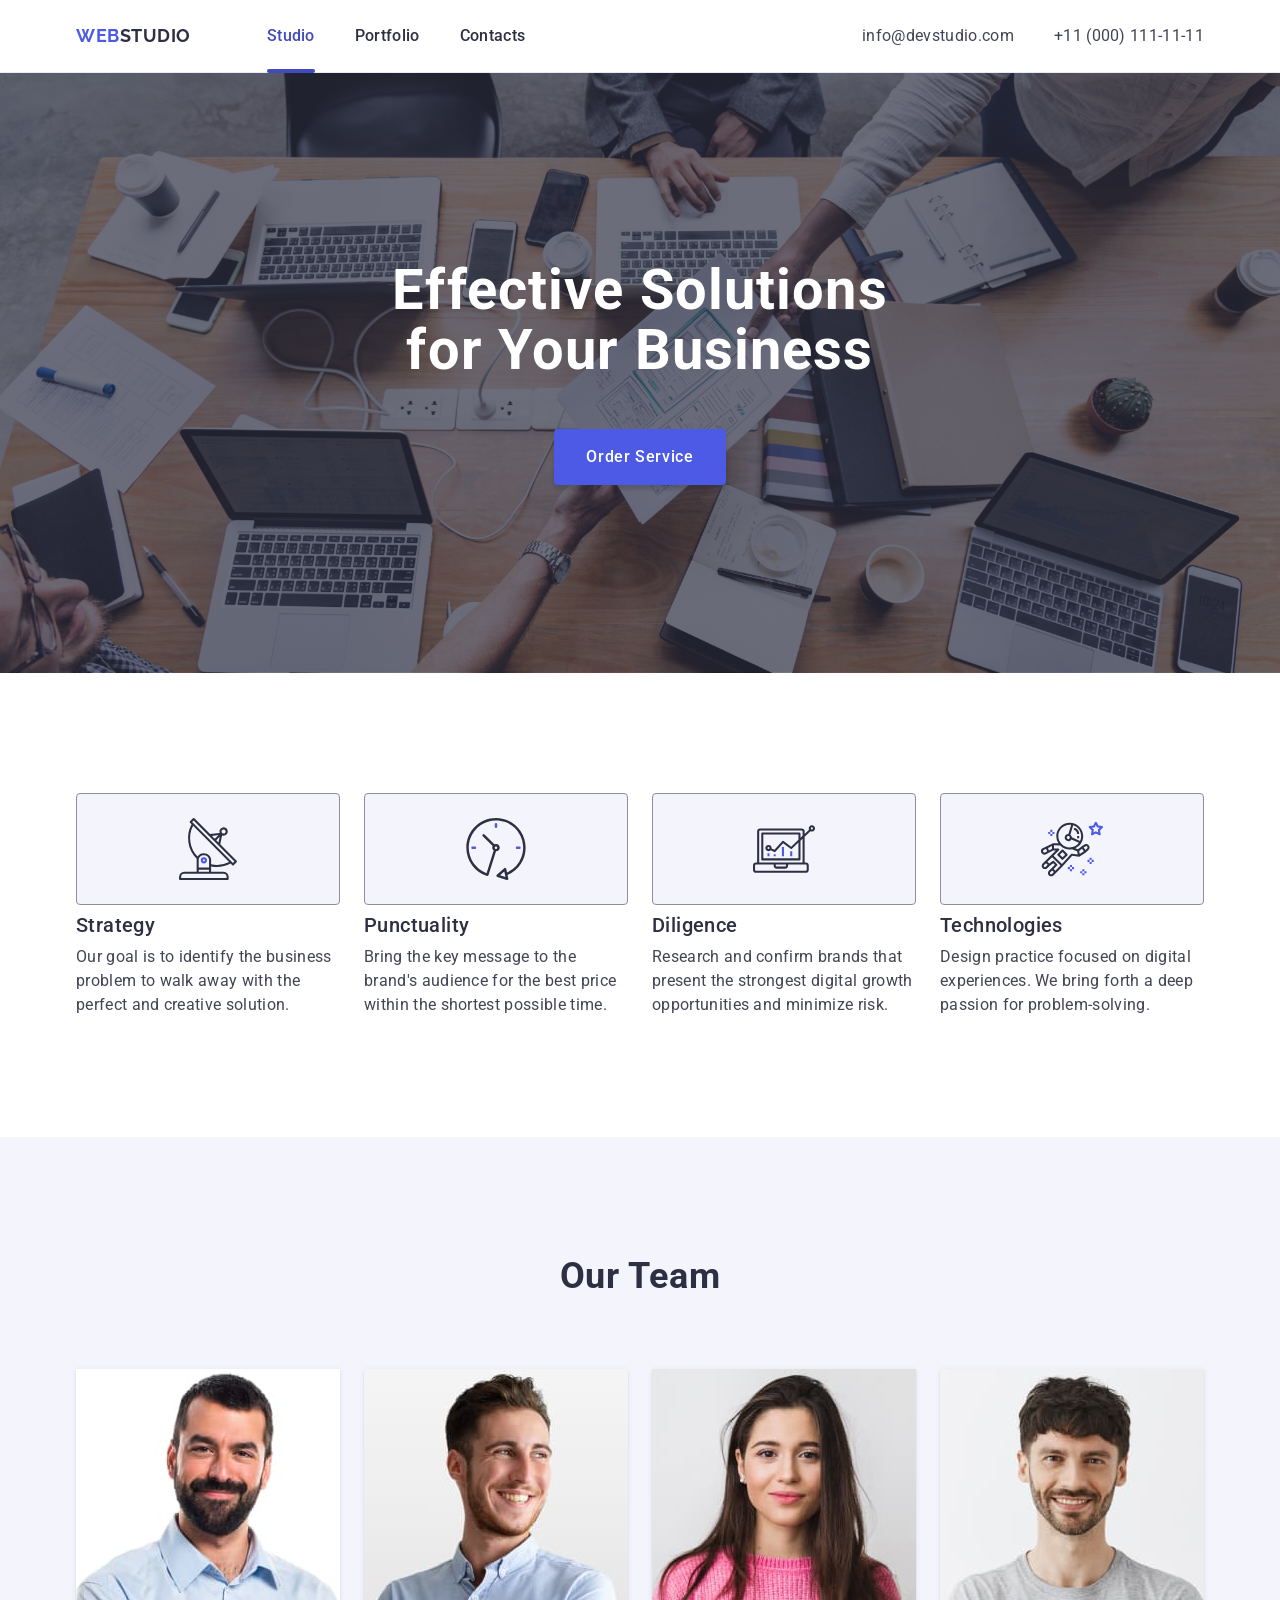
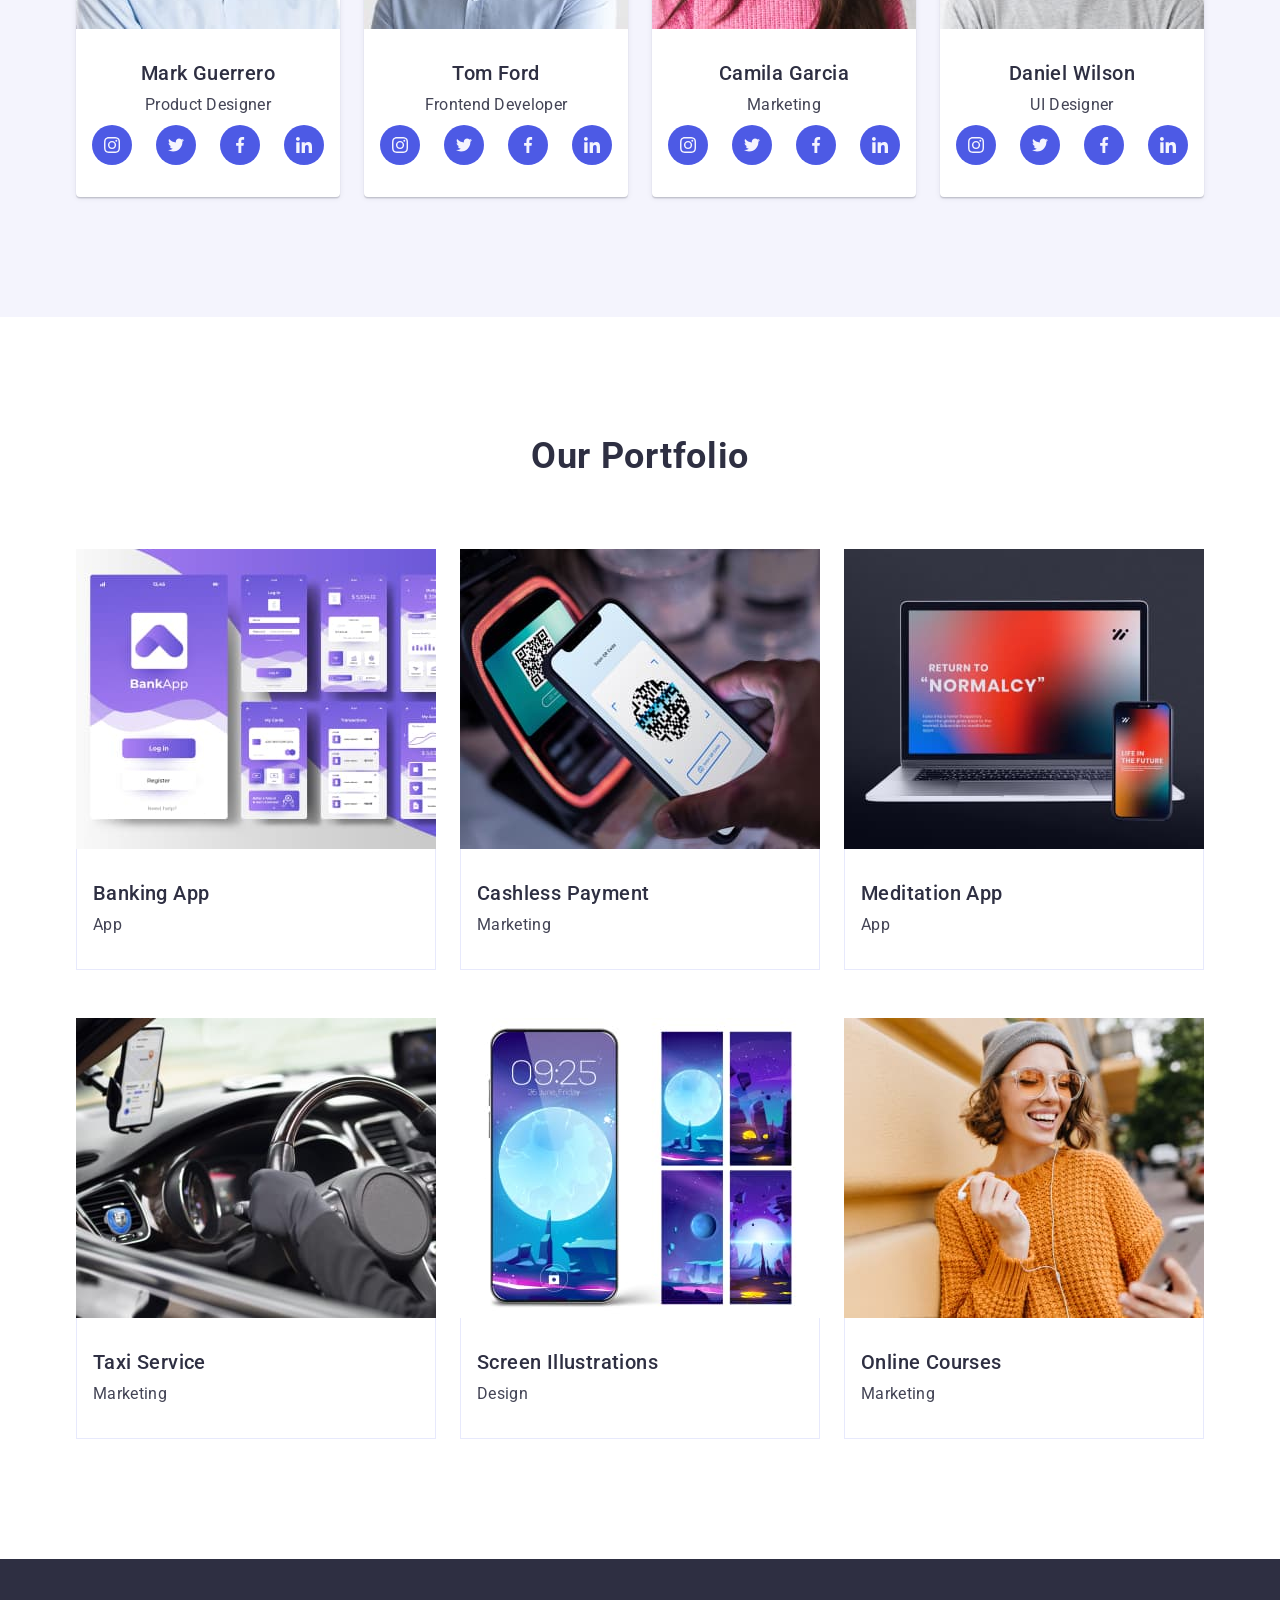
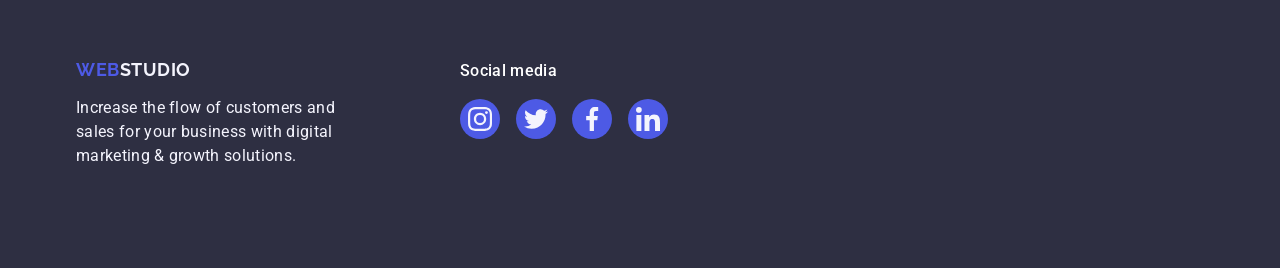
<file: index.html>
<!DOCTYPE html>
<html lang="en">
  <head>
    <meta charset="UTF-8" />
    <meta name="viewport" content="width=device-width, initial-scale=1.0" />
    <link
      rel="stylesheet"
      href="https://cdnjs.cloudflare.com/ajax/libs/modern-normalize/2.0.0/modern-normalize.min.css"
      integrity="sha512-4xo8blKMVCiXpTaLzQSLSw3KFOVPWhm/TRtuPVc4WG6kUgjH6J03IBuG7JZPkcWMxJ5huwaBpOpnwYElP/m6wg=="
      crossorigin="anonymous"
      referrerpolicy="no-referrer" />
    <link rel="preconnect" href="https://fonts.googleapis.com" />
    <link rel="preconnect" href="https://fonts.gstatic.com" crossorigin />
    <link
      href="https://fonts.googleapis.com/css2?family=Raleway:wght@700&family=Roboto:wght@400;500;700&family=Smooch&family=Tangerine:wght@400;700&display=swap"
      rel="stylesheet" />
    <link rel="stylesheet" href="./css/styles.css" />
    <title>WebStudio</title>
  </head>
  <body>
    <header class="header">
      <div class="container header-container">
        <nav class="header-nav">
          <a href="./index.html" class="logo header-logo"
            >Web<span class="logo-dark">Studio</span></a
          >
          <ul class="nav-list">
            <li>
              <a href="./index.html" class="nav-link active">Studio</a>
            </li>
            <li>
              <a href="" class="nav-link">Portfolio</a>
            </li>
            <li>
              <a href="" class="nav-link">Contacts</a>
            </li>
          </ul>
        </nav>
        <address class="contacts">
          <ul class="contacts-list">
            <li>
              <a href="mailto:info@devstudio.com" class="contacts-link"
                >info@devstudio.com</a
              >
            </li>
            <li>
              <a href="tel:+110001111111" class="contacts-link"
                >+11 (000) 111-11-11</a
              >
            </li>
          </ul>
        </address>
      </div>
    </header>

    <main>
      <section class="hero-section">
        <div class="container hero">
          <h1 class="hero-title">Effective Solutions for Your Business</h1>
          <button type="button" class="hero-button">Order Service</button>
        </div>
      </section>

      <section class="features section">
        <div class="container">
          <h2 class="visually-hidden">Features</h2>
          <ul class="features-list">
            <li class="features-item">
              <div class="features-wrapper">
                <svg class="features-icon" width="64" height="64">
                  <use href="./images/icons.svg#icon-antenna"></use>
                </svg>
              </div>
              <h3 class="features-title">Strategy</h3>
              <p class="features-text">
                Our goal is to identify the business problem to walk away with
                the perfect and creative solution.
              </p>
            </li>
            <li class="features-item">
              <div class="features-wrapper">
                <svg class="features-icon" width="64" height="64">
                  <use href="./images/icons.svg#icon-clock"></use>
                </svg>
              </div>
              <h3 class="features-title">Punctuality</h3>
              <p class="features-text">
                Bring the key message to the brand's audience for the best price
                within the shortest possible time.
              </p>
            </li>
            <li class="features-item">
              <div class="features-wrapper">
                <svg class="features-icon" width="64" height="64">
                  <use href="./images/icons.svg#icon-diagram"></use>
                </svg>
              </div>
              <h3 class="features-title">Diligence</h3>
              <p class="features-text">
                Research and confirm brands that present the strongest digital
                growth opportunities and minimize risk.
              </p>
            </li>
            <li class="features-item">
              <div class="features-wrapper">
                <svg class="features-icon" width="64" height="64">
                  <use href="./images/icons.svg#icon-astronaut"></use>
                </svg>
              </div>
              <h3 class="features-title">Technologies</h3>
              <p class="features-text">
                Design practice focused on digital experiences. We bring forth a
                deep passion for problem-solving.
              </p>
            </li>
          </ul>
        </div>
      </section>

      <section class="team section">
        <div class="container">
          <h2 class="section-title">Our Team</h2>
          <ul class="team-list">
            <li class="team-card">
              <img
                src="./images/img1.jpg"
                alt="Mark's photo"
                width="264"
                height="260"
                class="team-img" />
              <div class="team-bio">
                <h3 class="team-name">Mark Guerrero</h3>
                <p class="team-text">Product Designer</p>
                <ul class="socials-list">
                  <li class="socials-item">
                    <a href="https://www.instagram.com" class="socials-link">
                      <svg class="socials-icon" width="16" height="16">
                        <use href="./images/icons.svg#icon-instagram"></use>
                      </svg>
                    </a>
                  </li>
                  <li class="socials-item">
                    <a href="https://www.twitter.com" class="socials-link">
                      <svg class="socials-icon" width="16" height="16">
                        <use href="./images/icons.svg#icon-twitter"></use>
                      </svg>
                    </a>
                  </li>
                  <li class="socials-item">
                    <a href="https://www.facebook.com" class="socials-link">
                      <svg class="socials-icon" width="16" height="16">
                        <use href="./images/icons.svg#icon-facebook"></use>
                      </svg>
                    </a>
                  </li>
                  <li class="socials-item">
                    <a href="https://www.linkedin.com" class="socials-link">
                      <svg class="socials-icon" width="16" height="16">
                        <use href="./images/icons.svg#icon-linkedin"></use>
                      </svg>
                    </a>
                  </li>
                </ul>
              </div>
            </li>
            <li class="team-card">
              <img
                src="./images/img2.jpg"
                alt="Tom's photo"
                width="264"
                height="260"
                class="team-img" />
              <div class="team-bio">
                <h3 class="team-name">Tom Ford</h3>
                <p class="team-text">Frontend Developer</p>
                <ul class="socials-list">
                  <li class="socials-item">
                    <a href="https://www.instagram.com" class="socials-link">
                      <svg class="socials-icon" width="16" height="16">
                        <use href="./images/icons.svg#icon-instagram"></use>
                      </svg>
                    </a>
                  </li>
                  <li class="socials-item">
                    <a href="https://www.twitter.com" class="socials-link">
                      <svg class="socials-icon" width="16" height="16">
                        <use href="./images/icons.svg#icon-twitter"></use>
                      </svg>
                    </a>
                  </li>
                  <li class="socials-item">
                    <a href="https://www.facebook.com" class="socials-link">
                      <svg class="socials-icon" width="16" height="16">
                        <use href="./images/icons.svg#icon-facebook"></use>
                      </svg>
                    </a>
                  </li>
                  <li class="socials-item">
                    <a href="https://www.linkedin.com" class="socials-link">
                      <svg class="socials-icon" width="16" height="16">
                        <use href="./images/icons.svg#icon-linkedin"></use>
                      </svg>
                    </a>
                  </li>
                </ul>
              </div>
            </li>
            <li class="team-card">
              <img
                src="./images/img3.jpg"
                alt="Camila's photo"
                width="264"
                height="260"
                class="team-img" />
              <div class="team-bio">
                <h3 class="team-name">Camila Garcia</h3>
                <p class="team-text">Marketing</p>
                <ul class="socials-list">
                  <li class="socials-item">
                    <a href="https://www.instagram.com" class="socials-link">
                      <svg class="socials-icon" width="16" height="16">
                        <use href="./images/icons.svg#icon-instagram"></use>
                      </svg>
                    </a>
                  </li>
                  <li class="socials-item">
                    <a href="https://www.twitter.com" class="socials-link">
                      <svg class="socials-icon" width="16" height="16">
                        <use href="./images/icons.svg#icon-twitter"></use>
                      </svg>
                    </a>
                  </li>
                  <li class="socials-item">
                    <a href="https://www.facebook.com" class="socials-link">
                      <svg class="socials-icon" width="16" height="16">
                        <use href="./images/icons.svg#icon-facebook"></use>
                      </svg>
                    </a>
                  </li>
                  <li class="socials-item">
                    <a href="https://www.linkedin.com" class="socials-link">
                      <svg class="socials-icon" width="16" height="16">
                        <use href="./images/icons.svg#icon-linkedin"></use>
                      </svg>
                    </a>
                  </li>
                </ul>
              </div>
            </li>
            <li class="team-card">
              <img
                src="./images/img4.jpg"
                alt="Daniel's photo"
                width="264"
                height="260"
                class="team-img" />
              <div class="team-bio">
                <h3 class="team-name">Daniel Wilson</h3>
                <p class="team-text">UI Designer</p>
                <ul class="socials-list">
                  <li class="socials-item">
                    <a href="https://www.instagram.com" class="socials-link">
                      <svg class="socials-icon" width="16" height="16">
                        <use href="./images/icons.svg#icon-instagram"></use>
                      </svg>
                    </a>
                  </li>
                  <li class="socials-item">
                    <a href="https://www.twitter.com" class="socials-link">
                      <svg class="socials-icon" width="16" height="16">
                        <use href="./images/icons.svg#icon-twitter"></use>
                      </svg>
                    </a>
                  </li>
                  <li class="socials-item">
                    <a href="https://www.facebook.com" class="socials-link">
                      <svg class="socials-icon" width="16" height="16">
                        <use href="./images/icons.svg#icon-facebook"></use>
                      </svg>
                    </a>
                  </li>
                  <li class="socials-item">
                    <a href="https://www.linkedin.com" class="socials-link">
                      <svg class="socials-icon" width="16" height="16">
                        <use href="./images/icons.svg#icon-linkedin"></use>
                      </svg>
                    </a>
                  </li>
                </ul>
              </div>
            </li>
          </ul>
        </div>
      </section>
      <section class="portfolio section">
        <div class="container">
          <h2 class="section-title">Our Portfolio</h2>
          <ul class="portfolio-list">
            <li class="portfolio-card">
              <div class="portfolio-wrapper">
                <img
                  src="./images/portfolio-1.jpg"
                  alt="App screens"
                  width="360"
                  height="300"
                  class="portfolio-img" />
                <p class="overlay">
                  14 Stylish and User-Friendly App Design Concepts · Task
                  Manager App · Calorie Tracker App · Exotic Fruit Ecommerce App
                  · Cloud Storage App
                </p>
              </div>
              <div class="card-bio">
                <h3 class="portfolio-name">Banking App</h3>
                <p class="portfolio-text">App</p>
              </div>
            </li>
            <li class="portfolio-card">
              <div class="portfolio-wrapper">
                <img
                  src="./images/portfolio-2.jpg"
                  alt="Smartphone scanner"
                  width="360"
                  height="300"
                  class="portfolio-img" />
                <p class="overlay">
                  14 Stylish and User-Friendly App Design Concepts · Task
                  Manager App · Calorie Tracker App · Exotic Fruit Ecommerce App
                  · Cloud Storage App
                </p>
              </div>

              <div class="card-bio">
                <h3 class="portfolio-name">Cashless Payment</h3>
                <p class="portfolio-text">Marketing</p>
              </div>
            </li>
            <li class="portfolio-card">
              <div class="portfolio-wrapper">
                <img
                  src="./images/portfolio-3.jpg"
                  alt="Notebook and smartphone"
                  width="360"
                  height="300"
                  class="portfolio-img" />
                <p class="overlay">
                  14 Stylish and User-Friendly App Design Concepts · Task
                  Manager App · Calorie Tracker App · Exotic Fruit Ecommerce App
                  · Cloud Storage App
                </p>
              </div>

              <div class="card-bio">
                <h3 class="portfolio-name">Meditation App</h3>
                <p class="portfolio-text">App</p>
              </div>
            </li>
            <li class="portfolio-card">
              <div class="portfolio-wrapper">
                <img
                  src="./images/portfolio-4.jpg"
                  alt="Car"
                  width="360"
                  height="300"
                  class="portfolio-img" />
                <p class="overlay">
                  14 Stylish and User-Friendly App Design Concepts · Task
                  Manager App · Calorie Tracker App · Exotic Fruit Ecommerce App
                  · Cloud Storage App
                </p>
              </div>

              <div class="card-bio">
                <h3 class="portfolio-name">Taxi Service</h3>
                <p class="portfolio-text">Marketing</p>
              </div>
            </li>
            <li class="portfolio-card">
              <div class="portfolio-wrapper">
                <img
                  src="./images/portfolio-5.jpg"
                  alt="Phone screen wallpapers"
                  width="360"
                  height="300"
                  class="portfolio-img" />
                <p class="overlay">
                  14 Stylish and User-Friendly App Design Concepts · Task
                  Manager App · Calorie Tracker App · Exotic Fruit Ecommerce App
                  · Cloud Storage App
                </p>
              </div>

              <div class="card-bio">
                <h3 class="portfolio-name">Screen Illustrations</h3>
                <p class="portfolio-text">Design</p>
              </div>
            </li>
            <li class="portfolio-card">
              <div class="portfolio-wrapper">
                <img
                  src="./images/portfolio-6.jpg"
                  alt="Girl with smartphone"
                  width="360"
                  height="300"
                  class="portfolio-img" />
                <p class="overlay">
                  14 Stylish and User-Friendly App Design Concepts · Task
                  Manager App · Calorie Tracker App · Exotic Fruit Ecommerce App
                  · Cloud Storage App
                </p>
              </div>

              <div class="card-bio">
                <h3 class="portfolio-name">Online Courses</h3>
                <p class="portfolio-text">Marketing</p>
              </div>
            </li>
          </ul>
        </div>
      </section>
    </main>

    <footer class="footer">
      <div class="container footer-container">
        <div class="footer-wrapp">
          <a href="./index.html" class="logo footer-logo"
            >Web<span class="logo-light">Studio</span></a
          >
          <p class="footer-text">
            Increase the flow of customers and sales for your business with
            digital marketing & growth solutions.
          </p>
        </div>
        <div class="socials-footer-wrapper">
          <p class="socials-text">Social media</p>
          <ul class="socials-list footer-socials-list">
            <li class="socials-item">
              <a
                href="https://www.instagram.com"
                class="socials-link footer-link">
                <svg class="socials-icon" width="24" height="24">
                  <use href="./images/icons.svg#icon-instagram"></use>
                </svg>
              </a>
            </li>
            <li class="socials-item">
              <a
                href="https://www.twitter.com"
                class="socials-link footer-link">
                <svg class="socials-icon" width="24" height="24">
                  <use href="./images/icons.svg#icon-twitter"></use>
                </svg>
              </a>
            </li>
            <li class="socials-item">
              <a
                href="https://www.facebook.com"
                class="socials-link footer-link">
                <svg class="socials-icon" width="24" height="24">
                  <use href="./images/icons.svg#icon-facebook"></use>
                </svg>
              </a>
            </li>
            <li class="socials-item">
              <a
                href="https://www.linkedin.com"
                class="socials-link footer-link">
                <svg class="socials-icon" width="24" height="24">
                  <use href="./images/icons.svg#icon-linkedin"></use>
                </svg>
              </a>
            </li>
          </ul>
        </div>
      </div>
    </footer>
  </body>
</html>
</file>
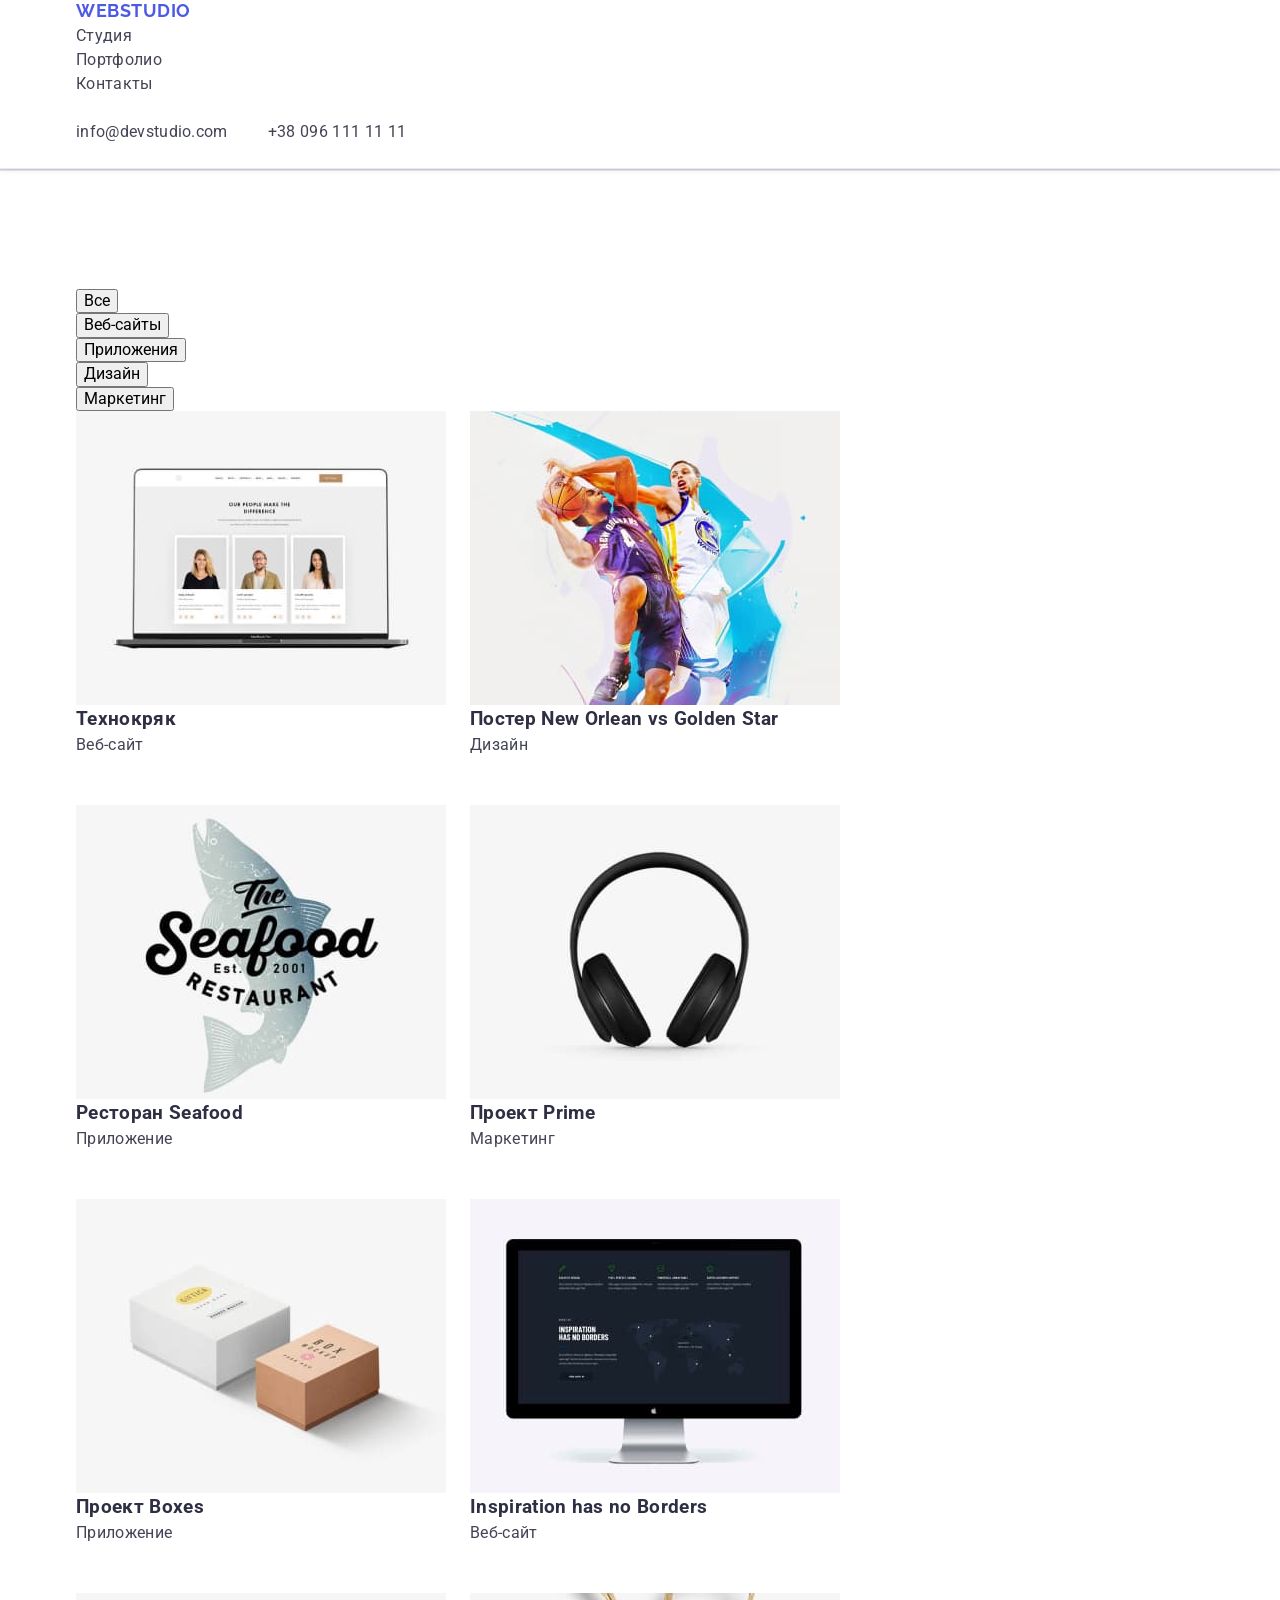
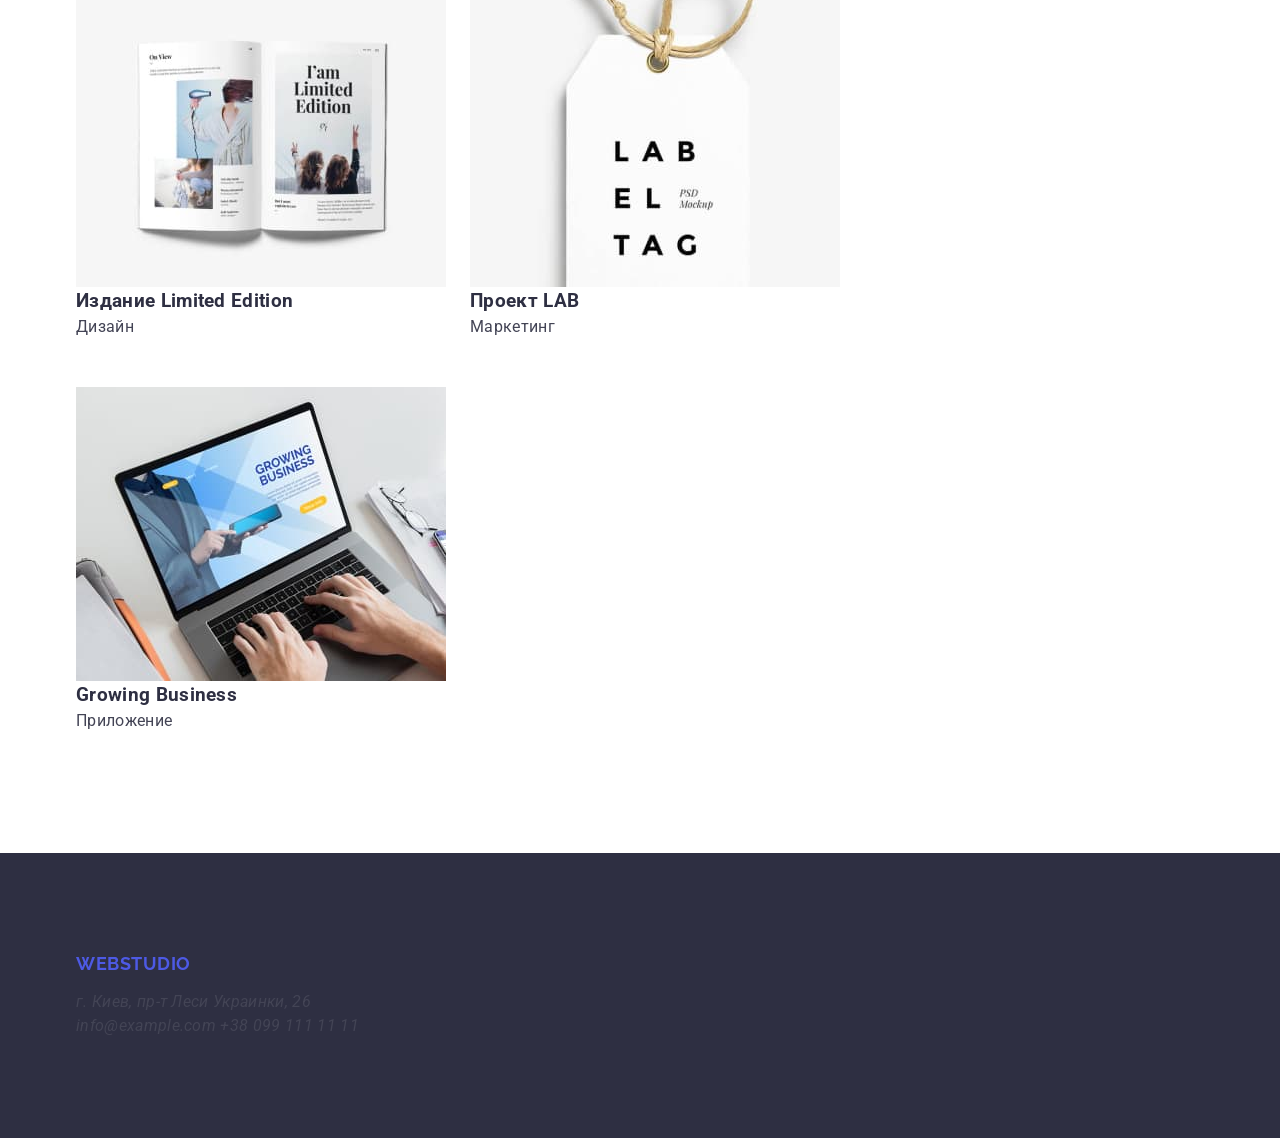
<file: portfolio.html>
<!DOCTYPE html>
<html lang="ru">
  <head>
    <meta charset="UTF-8" />
    <meta http-equiv="X-UA-Compatible" content="IE=edge" />
    <meta name="viewport" content="width=device-width, initial-scale=1.0" />
    <title>WebStudio</title>
    <link rel="preconnect" href="https://fonts.googleapis.com" />
    <link rel="preconnect" href="https://fonts.gstatic.com" crossorigin />
    <link
      href="https://fonts.googleapis.com/css2?family=Raleway:wght@700&family=Roboto:wght@400;500;700;900&display=swap"
      rel="stylesheet"
    />
    <link
      rel="stylesheet"
      href="https://cdnjs.cloudflare.com/ajax/libs/modern-normalize/1.1.0/modern-normalize.min.css"
      integrity="sha512-wpPYUAdjBVSE4KJnH1VR1HeZfpl1ub8YT/NKx4PuQ5NmX2tKuGu6U/JRp5y+Y8XG2tV+wKQpNHVUX03MfMFn9Q=="
      crossorigin="anonymous"
      referrerpolicy="no-referrer"
    />
    <link rel="stylesheet" href="./css/styles.css" />
  </head>

  <body>
    <!-- Шапка сайта -->
    <header class="header">
      <div class="container">
        <nav class="site-nav">
          <a class="logo" href="/"> <span>Web</span>Studio</a>
          <ul class="site-nav-list">
            <li class="site-nav-item">
              <a class="site-nav-link" href="./index.html">Студия</a>
            </li>
            <li class="site-nav-item">
              <a class="site-nav-link current" href="./portfolio.html"
                >Портфолио</a
              >
            </li>
            <li class="site-nav-item">
              <a class="site-nav-link" href="/">Контакты</a>
            </li>
          </ul>
        </nav>
        <ul class="contacts-list">
          <li class="contacts-list-item">
            <a class="contacts-link" href="mailto:info@devstudio.com"
              >info@devstudio.com</a
            >
          </li>
          <li class="contacts-list-item">
            <a class="contacts-link" href="tel:+380961111111"
              >+38 096 111 11 11</a
            >
          </li>
        </ul>
      </div>
    </header>
    <main>
      <section class="section">
        <div class="container">
          <h2 class="visually-hidden">Портфолио работ</h2>
          <ul class="buttons-list">
            <li class="buttons-list-item">
              <button class="portfolio-button" type="button">Все</button>
            </li>
            <li class="buttons-list-item">
              <button class="portfolio-button" type="button">Веб-сайты</button>
            </li>
            <li class="buttons-list-item">
              <button class="portfolio-button" type="button">Приложения</button>
            </li>
            <li class="buttons-list-item">
              <button class="portfolio-button" type="button">Дизайн</button>
            </li>
            <li class="buttons-list-item">
              <button class="portfolio-button" type="button">Маркетинг</button>
            </li>
          </ul>
          <ul class="portfolio-list">
            <li class="portfolio-list-item">
              <a class="portfolio-link" href="/">
                <img
                  class="portfolio-img"
                  src="./images/portfolio/img1.jpg"
                  alt="Экран ноутбука"
                  width="370"
                />
                <div class="portfolio-info">
                  <h3 class="portfolio-title">Технокряк</h3>
                  <p class="portfolio-text">Веб-сайт</p>
                </div>
              </a>
            </li>
            <li class="portfolio-list-item">
              <a class="portfolio-link" href="/">
                <img
                  class="portfolio-img"
                  src="./images/portfolio/img2.jpg"
                  alt="Два баскетболиста"
                  width="370"
                />
                <div class="portfolio-info">
                  <h3 class="portfolio-title">
                    Постер New Orlean vs Golden Star
                  </h3>
                  <p class="portfolio-text">Дизайн</p>
                </div>
              </a>
            </li>
            <li class="portfolio-list-item">
              <a class="portfolio-link" href="/">
                <img
                  class="portfolio-img"
                  src="./images/portfolio/img3.jpg"
                  alt="Надпись на рыбе"
                  width="370"
                />
                <div class="portfolio-info">
                  <h3 class="portfolio-title">Ресторан Seafood</h3>
                  <p class="portfolio-text">Приложение</p>
                </div>
              </a>
            </li>
            <li class="portfolio-list-item">
              <a class="portfolio-link" href="/">
                <img
                  class="portfolio-img"
                  src="./images/portfolio/img4.jpg"
                  alt="Наушники"
                  width="370"
                />
                <div class="portfolio-info">
                  <h3 class="portfolio-title">Проект Prime</h3>
                  <p class="portfolio-text">Маркетинг</p>
                </div>
              </a>
            </li>
            <li class="portfolio-list-item">
              <a class="portfolio-link" href="/">
                <img
                  class="portfolio-img"
                  src="./images/portfolio/img5.jpg"
                  alt="Две коробки"
                  width="370"
                />
                <div class="portfolio-info">
                  <h3 class="portfolio-title">Проект Boxes</h3>
                  <p class="portfolio-text">Приложение</p>
                </div>
              </a>
            </li>
            <li class="portfolio-list-item">
              <a class="portfolio-link" href="/">
                <img
                  class="portfolio-img"
                  src="./images/portfolio/img6.jpg"
                  alt="Монитор"
                  width="370"
                />
                <div class="portfolio-info">
                  <h3 class="portfolio-title">Inspiration has no Borders</h3>
                  <p class="portfolio-text">Веб-сайт</p>
                </div>
              </a>
            </li>
            <li class="portfolio-list-item">
              <a class="portfolio-link" href="/">
                <img
                  class="portfolio-img"
                  src="./images/portfolio/img7.jpg"
                  alt="Раскрытая книга"
                  width="370"
                />
                <div class="portfolio-info">
                  <h3 class="portfolio-title">Издание Limited Edition</h3>
                  <p class="portfolio-text">Дизайн</p>
                </div>
              </a>
            </li>
            <li class="portfolio-list-item">
              <a class="portfolio-link" href="/">
                <img
                  class="portfolio-img"
                  src="./images/portfolio/img8.jpg"
                  alt="Белая лейба"
                  width="370"
                />
                <div class="portfolio-info">
                  <h3 class="portfolio-title">Проект LAB</h3>
                  <p class="portfolio-text">Маркетинг</p>
                </div>
              </a>
            </li>
            <li class="portfolio-list-item">
              <a class="portfolio-link" href="/">
                <img
                  class="portfolio-img"
                  src="./images/portfolio/img9.jpg"
                  alt="Руки на клавиатуре ноутбука"
                  width="370"
                />
                <div class="portfolio-info">
                  <h3 class="portfolio-title">Growing Business</h3>
                  <p class="portfolio-text">Приложение</p>
                </div>
              </a>
            </li>
          </ul>
        </div>
      </section>
    </main>
    <!-- Футер -->
    <footer class="footer">
      <div class="container">
        <a class="logo footer-logo" href="/"> <span>Web</span>Studio</a>
        <address>
          <p class="address">г. Киев, пр-т Леси Украинки, 26</p>
          <a class="footer-contacts" href="mailto:info@example.com"
            >info@example.com</a
          >
          <a class="footer-contacts" href="tel:+380991111111"
            >+38 099 111 11 11</a
          >
        </address>
      </div>
    </footer>
  </body>
</html>
</file>
<file: css/styles.css>
/* main colors 
#F4F4FD grey background and text
#E7E9FC borders
#4D5AE5 accent color
#2E2F42 title text + dark background
#434455 description text
#FFFFFF light background
*/

body {
  background-color: #ffffff;
  color: #434455;
  font-family: 'Roboto', sans-serif;
  font-size: 16px;
  font-style: normal;
  font-weight: 400;
  line-height: 1.5;
  letter-spacing: 0.02em;
}

h1,
h2,
h3,
h4,
h5,
h6 {
  color: #2e2f42;
  margin: 0;
}

a {
  text-decoration: none;
  color: currentColor;
}

ul {
  list-style-type: none;
  margin: 0;
  padding: 0;
}

p {
  margin: 0;
}

img {
  display: block;
  max-width: 100%;
  height: auto;
}
/* common styles */
.container {
  width: 1158px;
  padding: 0 15px;
  margin: 0 auto;
}
.section {
  padding: 120px 0;
}
.socials-list {
  display: flex;
  gap: 24px;
  justify-content: center;
  align-items: center;
}
.socials-item {
  width: 40px;
  height: 40px;

  color: #f4f4fd;
}
.socials-link {
  display: flex;
  justify-content: center;
  align-items: center;

  width: 100%;
  height: 100%;

  background-color: #4d5ae5;
  border-radius: 50%;

  transition: background-color 250ms cubic-bezier(0.4, 0, 0.2, 1);
}
.socials-icon {
  fill: currentColor;
}
/* Header */

.header {
  border-bottom: 1px solid #e7e9fc;
  box-shadow: 0px 1px 6px 0px rgba(46, 47, 66, 0.08),
    0px 1px 1px 0px rgba(46, 47, 66, 0.16),
    0px 2px 1px 0px rgba(46, 47, 66, 0.08);
}
.header-container {
  display: flex;
  justify-content: space-between;
}
.header-nav {
  display: flex;
  align-items: center;
}
.header-logo {
  margin-right: 76px;
}
.logo {
  font-family: 'Raleway', sans-serif;
  font-size: 18px;
  font-weight: 700;
  line-height: 1.17;
  letter-spacing: 0.03em;
  text-transform: uppercase;
  color: #4d5ae5;
}
.logo-dark {
  color: #2e2f42;
}

.nav-list {
  font-weight: 500;
  color: #2e2f42;

  display: flex;
  gap: 40px;
}

.contacts {
  font-style: normal;
}
.contacts-list {
  display: flex;
  gap: 40px;
}
.contacts-link,
.nav-link {
  display: block;
  padding: 24px 0;
  transition: color 250ms cubic-bezier(0.4, 0, 0.2, 1);
}
.nav-link.active {
  color: #404bbf;
  position: relative;
}
.nav-link.active::after {
  content: '';
  display: block;
  width: 100%;
  height: 4px;
  background-color: #404bbf;
  border-radius: 2px;

  position: absolute;
  bottom: -1px;
}
.contacts-link:hover,
.contacts-link:focus,
.nav-link:hover,
.nav-link:focus {
  color: #404bbf;
}

/* HERO */

.hero-section {
  background-color: #2e2f42;
  padding: 188px 0;
  background-image: linear-gradient(
      rgba(46, 47, 66, 0.7),
      rgba(46, 47, 66, 0.7)
    ),
    url(../images/hero.jpg);
  background-size: cover;
  background-repeat: no-repeat;
  background-position: center;

  max-width: 1440px;
  margin: 0 auto;
}
.hero-title {
  color: #ffffff;
  text-align: center;
  font-size: 56px;
  font-weight: 700;
  line-height: 1.07;
  letter-spacing: 0.02em;

  max-width: 496px;
  margin: 0 auto 48px;
}
.hero-button {
  background-color: #4d5ae5;
  color: #ffffff;
  font-weight: 500;
  line-height: 1.5;
  letter-spacing: 0.04em;
  font-family: inherit;
  cursor: pointer;
  border: none;
  border-radius: 4px;
  box-shadow: 0px 4px 4px 0px rgba(0, 0, 0, 0.15);

  display: block;
  margin: 0 auto;
  padding: 16px 32px;
  min-width: 169px;

  transition: background-color 250ms cubic-bezier(0.4, 0, 0.2, 1);
}
.hero-button:hover,
.hero-button:focus {
  background-color: #404bbf;
}

/* FEATURES */

.visually-hidden {
  position: absolute;
  width: 1px;
  height: 1px;
  margin: -1px;
  border: 0;
  padding: 0;
  white-space: nowrap;
  clip-path: inset(100%);
  clip: rect(0 0 0 0);
  overflow: hidden;
}
.features-list {
  display: flex;
  gap: 24px;
}
.features-title,
.team-name,
.portfolio-name {
  font-size: 20px;
  font-weight: 500;
  line-height: 1.2;
  letter-spacing: 0.02em;

  margin-bottom: 8px;
}
.features-text {
  max-width: 264px;
}

.features-wrapper {
  display: flex;
  justify-content: center;
  align-items: center;
  padding: 24px 100px;

  border-radius: 4px;
  border: 1px solid #8e8f99;
  background-color: #f4f4fd;

  margin-bottom: 8px;

  height: 112px;
  width: 264px;
}
/* TEAM */

.team.section {
  background-color: #f4f4fd;
}
.section-title {
  text-align: center;
  font-size: 36px;
  font-weight: 700;
  line-height: 1.11;
  text-transform: capitalize;
  letter-spacing: 0.02em;

  margin-bottom: 72px;
}
.team-list {
  display: flex;
  gap: 24px;
}
.team-card {
  background-color: #ffffff;
  border-radius: 0px 0px 4px 4px;
  box-shadow: 0px 2px 1px 0px rgba(46, 47, 66, 0.08),
    0px 1px 1px 0px rgba(46, 47, 66, 0.16),
    0px 1px 6px 0px rgba(46, 47, 66, 0.08);
}
.team-bio {
  padding: 32px 0;
  display: flex;
  flex-direction: column;
  align-items: center;
}
.team-name,
.team-text {
  text-align: center;
  margin-bottom: 8px;
}

.socials-link:hover,
.socials-link:focus {
  background-color: #404bbf;
}

.portfolio-list {
  display: flex;
  flex-wrap: wrap;
  row-gap: 48px;
  column-gap: 24px;
}
.portfolio-card {
  background-color: #ffffff;
  transition: box-shadow 250ms cubic-bezier(0.4, 0, 0.2, 1);
}
.portfolio-card:hover {
  box-shadow: 0px 2px 1px 0px rgba(46, 47, 66, 0.08),
    0px 1px 1px 0px rgba(46, 47, 66, 0.16),
    0px 1px 6px 0px rgba(46, 47, 66, 0.08);
}

.card-bio {
  padding: 32px 16px;
  display: flex;
  flex-direction: column;
  border: 1px solid #e7e9fc;
  border-top: none;
}
.portfolio-wrapper {
  position: relative;
  overflow: hidden;
}
.overlay {
  position: absolute;
  top: 0;
  left: 0;

  padding: 40px 32px;

  width: 100%;
  height: 100%;

  color: #f4f4fd;
  background-color: #4d5ae5;

  transform: translateY(100%);
  transition: transform 250ms cubic-bezier(0.4, 0, 0.2, 1);
}
.portfolio-card:hover .overlay {
  transform: translateY(0);
}

/* FOOTER */

.footer {
  background-color: #2e2f42;
  padding: 100px 0;
}
.footer-container {
  display: flex;
  align-items: baseline;
}
.footer-wrapp {
  margin-right: 120px;
}
.footer-text {
  color: #f4f4fd;
  max-width: 264px;
}
.footer-logo {
  display: inline-block;
  margin-bottom: 16px;
}
.logo-light {
  color: #f4f4fd;
}

.socials-text {
  color: #ffffff;
  margin-bottom: 16px;

  font-weight: 500;
  font-size: 16px;
}
.footer-socials-list {
  gap: 16px;
}
.footer-link:hover,
.footer-link:focus {
  background-color: #31d0aa;
}
</file>
